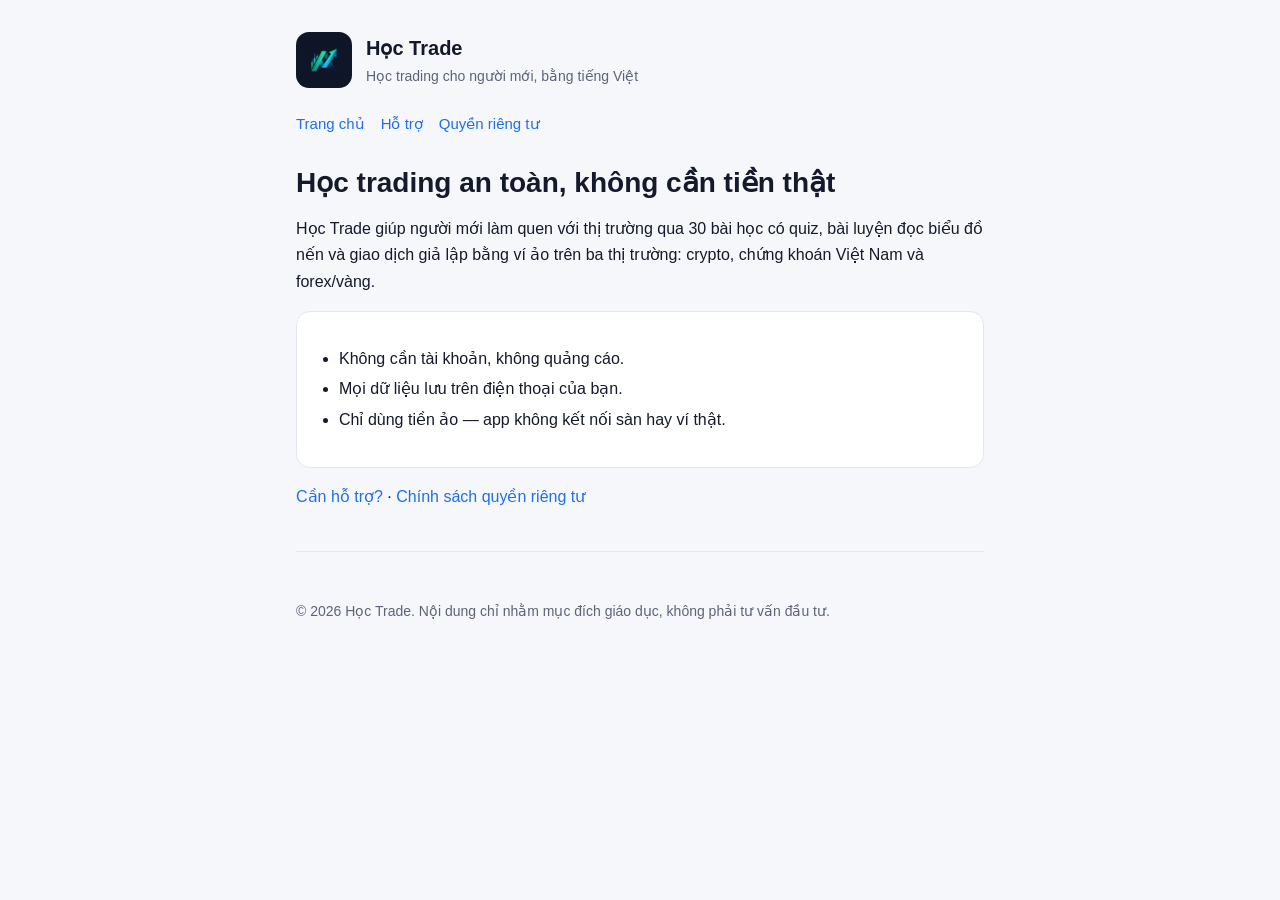
<file: index.html>
<!doctype html>
<html lang="vi">
<head>
  <meta charset="utf-8">
  <meta name="viewport" content="width=device-width, initial-scale=1">
  <title>Học Trade</title>
  <meta name="description" content="Học Trade — app học trading cho người mới bằng tiếng Việt.">
  <link rel="icon" href="icon.png">
  <link rel="stylesheet" href="style.css">
</head>
<body>
<main>
  <header>
    <img src="icon.png" alt="">
    <div><div class="name">Học Trade</div><div class="tag">Học trading cho người mới, bằng tiếng Việt</div></div>
  </header>
  <nav><a href="./">Trang chủ</a><a href="support.html">Hỗ trợ</a><a href="privacy.html">Quyền riêng tư</a></nav>

  <h1>Học trading an toàn, không cần tiền thật</h1>
  <p>Học Trade giúp người mới làm quen với thị trường qua 30 bài học có quiz, bài luyện đọc biểu đồ nến và giao dịch giả lập bằng ví ảo trên ba thị trường: crypto, chứng khoán Việt Nam và forex/vàng.</p>
  <div class="card">
    <ul>
      <li>Không cần tài khoản, không quảng cáo.</li>
      <li>Mọi dữ liệu lưu trên điện thoại của bạn.</li>
      <li>Chỉ dùng tiền ảo — app không kết nối sàn hay ví thật.</li>
    </ul>
  </div>
  <p><a href="support.html">Cần hỗ trợ?</a> · <a href="privacy.html">Chính sách quyền riêng tư</a></p>

  <hr>
  <footer>© 2026 Học Trade. Nội dung chỉ nhằm mục đích giáo dục, không phải tư vấn đầu tư.</footer>
</main>
</body>
</html>
</file>
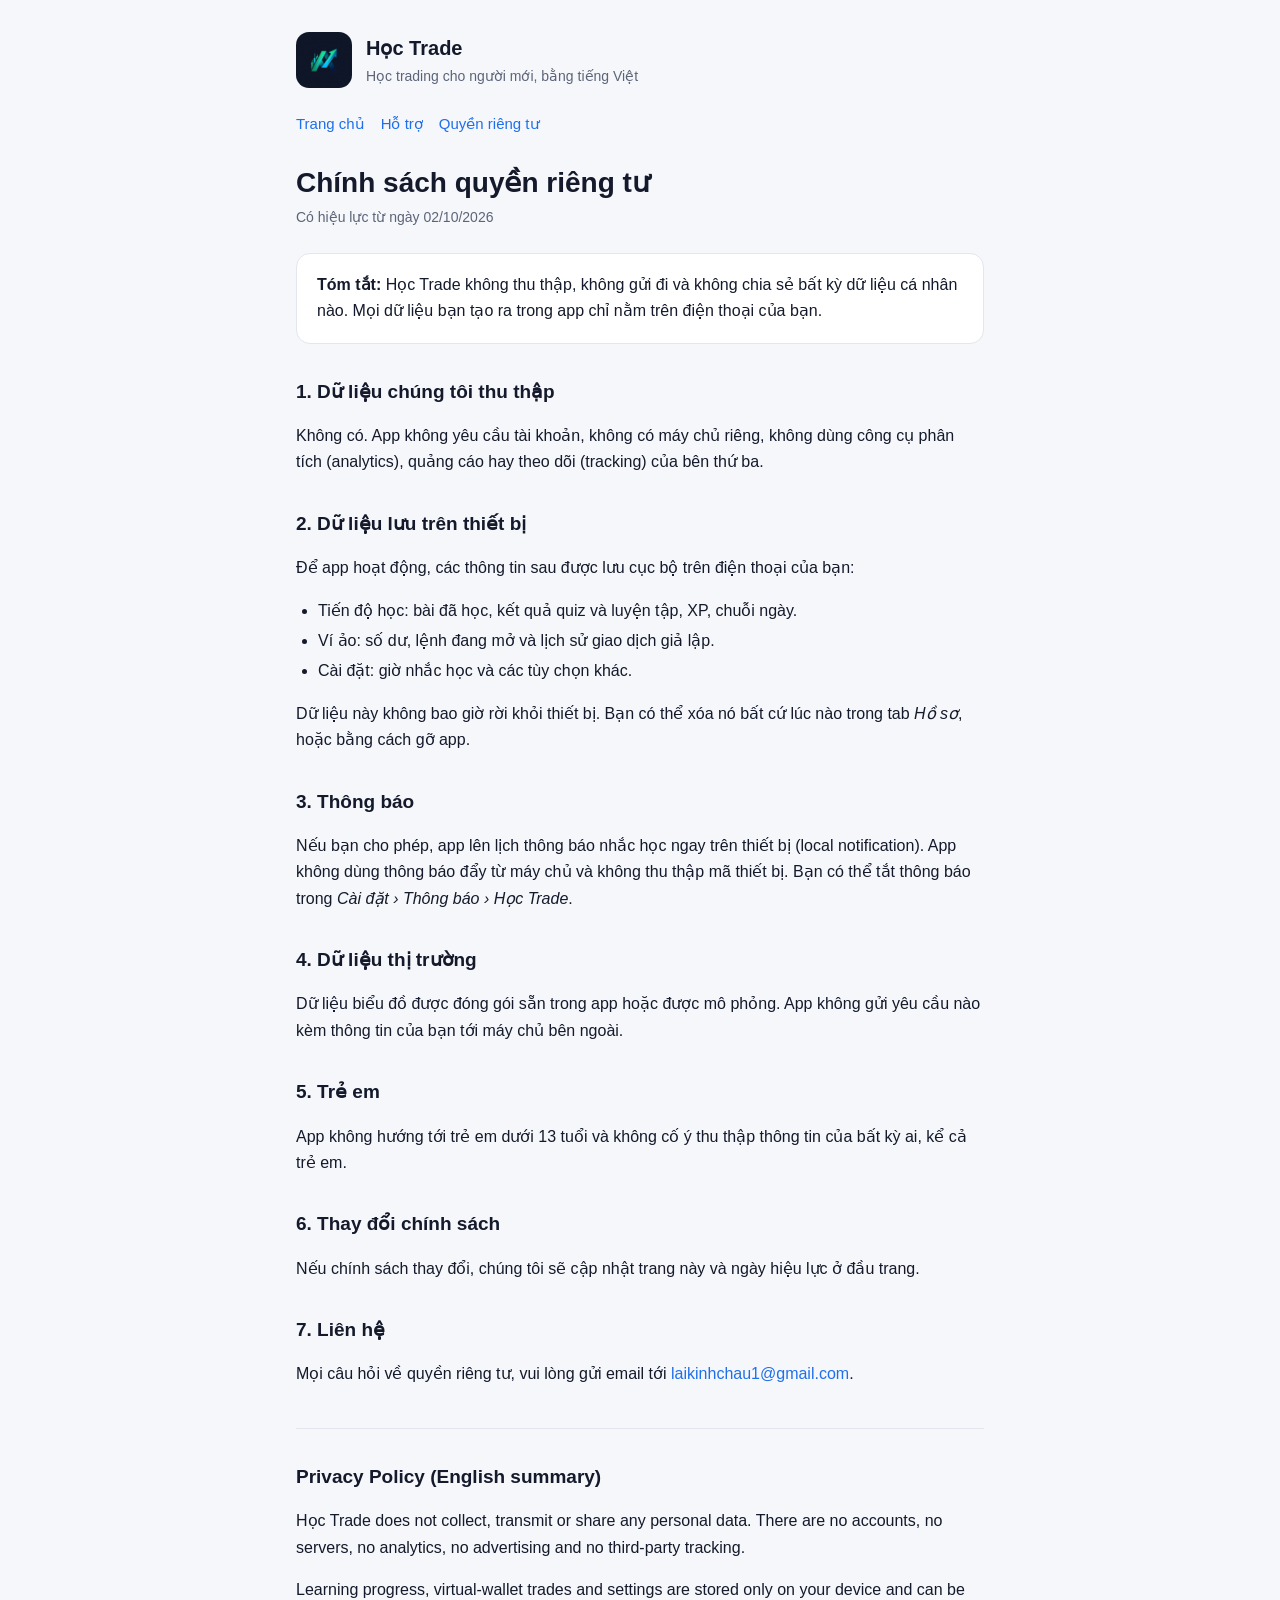
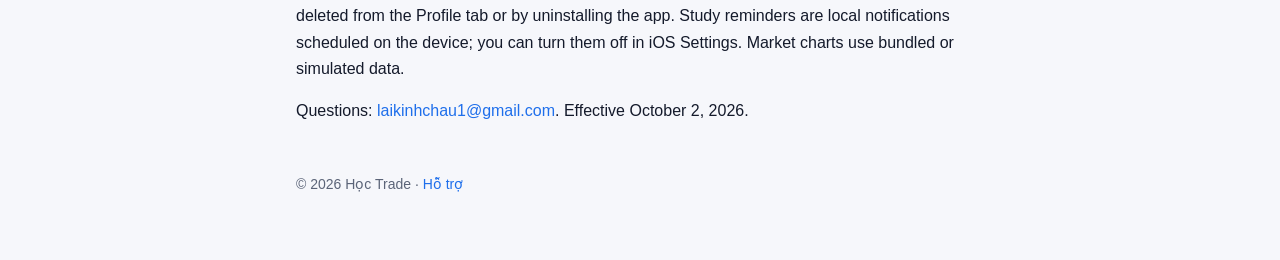
<file: privacy.html>
<!doctype html>
<html lang="vi">
<head>
  <meta charset="utf-8">
  <meta name="viewport" content="width=device-width, initial-scale=1">
  <title>Quyền riêng tư — Học Trade</title>
  <meta name="description" content="Chính sách quyền riêng tư của app Học Trade.">
  <link rel="icon" href="icon.png">
  <link rel="stylesheet" href="style.css">
</head>
<body>
<main>
  <header>
    <img src="icon.png" alt="">
    <div><div class="name">Học Trade</div><div class="tag">Học trading cho người mới, bằng tiếng Việt</div></div>
  </header>
  <nav><a href="./">Trang chủ</a><a href="support.html">Hỗ trợ</a><a href="privacy.html">Quyền riêng tư</a></nav>

  <h1>Chính sách quyền riêng tư</h1>
  <p class="updated">Có hiệu lực từ ngày 02/10/2026</p>

  <div class="card">
    <strong>Tóm tắt:</strong> Học Trade không thu thập, không gửi đi và không chia sẻ bất kỳ dữ liệu cá nhân nào. Mọi dữ liệu bạn tạo ra trong app chỉ nằm trên điện thoại của bạn.
  </div>

  <h2>1. Dữ liệu chúng tôi thu thập</h2>
  <p>Không có. App không yêu cầu tài khoản, không có máy chủ riêng, không dùng công cụ phân tích (analytics), quảng cáo hay theo dõi (tracking) của bên thứ ba.</p>

  <h2>2. Dữ liệu lưu trên thiết bị</h2>
  <p>Để app hoạt động, các thông tin sau được lưu cục bộ trên điện thoại của bạn:</p>
  <ul>
    <li>Tiến độ học: bài đã học, kết quả quiz và luyện tập, XP, chuỗi ngày.</li>
    <li>Ví ảo: số dư, lệnh đang mở và lịch sử giao dịch giả lập.</li>
    <li>Cài đặt: giờ nhắc học và các tùy chọn khác.</li>
  </ul>
  <p>Dữ liệu này không bao giờ rời khỏi thiết bị. Bạn có thể xóa nó bất cứ lúc nào trong tab <em>Hồ sơ</em>, hoặc bằng cách gỡ app.</p>

  <h2>3. Thông báo</h2>
  <p>Nếu bạn cho phép, app lên lịch thông báo nhắc học ngay trên thiết bị (local notification). App không dùng thông báo đẩy từ máy chủ và không thu thập mã thiết bị. Bạn có thể tắt thông báo trong <em>Cài đặt › Thông báo › Học Trade</em>.</p>

  <h2>4. Dữ liệu thị trường</h2>
  <p>Dữ liệu biểu đồ được đóng gói sẵn trong app hoặc được mô phỏng. App không gửi yêu cầu nào kèm thông tin của bạn tới máy chủ bên ngoài.</p>

  <h2>5. Trẻ em</h2>
  <p>App không hướng tới trẻ em dưới 13 tuổi và không cố ý thu thập thông tin của bất kỳ ai, kể cả trẻ em.</p>

  <h2>6. Thay đổi chính sách</h2>
  <p>Nếu chính sách thay đổi, chúng tôi sẽ cập nhật trang này và ngày hiệu lực ở đầu trang.</p>

  <h2>7. Liên hệ</h2>
  <p>Mọi câu hỏi về quyền riêng tư, vui lòng gửi email tới <a href="mailto:laikinhchau1@gmail.com">laikinhchau1@gmail.com</a>.</p>

  <hr>
  <h2 lang="en">Privacy Policy (English summary)</h2>
  <div lang="en">
    <p>Học Trade does not collect, transmit or share any personal data. There are no accounts, no servers, no analytics, no advertising and no third-party tracking.</p>
    <p>Learning progress, virtual-wallet trades and settings are stored only on your device and can be deleted from the Profile tab or by uninstalling the app. Study reminders are local notifications scheduled on the device; you can turn them off in iOS Settings. Market charts use bundled or simulated data.</p>
    <p>Questions: <a href="mailto:laikinhchau1@gmail.com">laikinhchau1@gmail.com</a>. Effective October 2, 2026.</p>
  </div>

  <footer>© 2026 Học Trade · <a href="support.html">Hỗ trợ</a></footer>
</main>
</body>
</html>
</file>
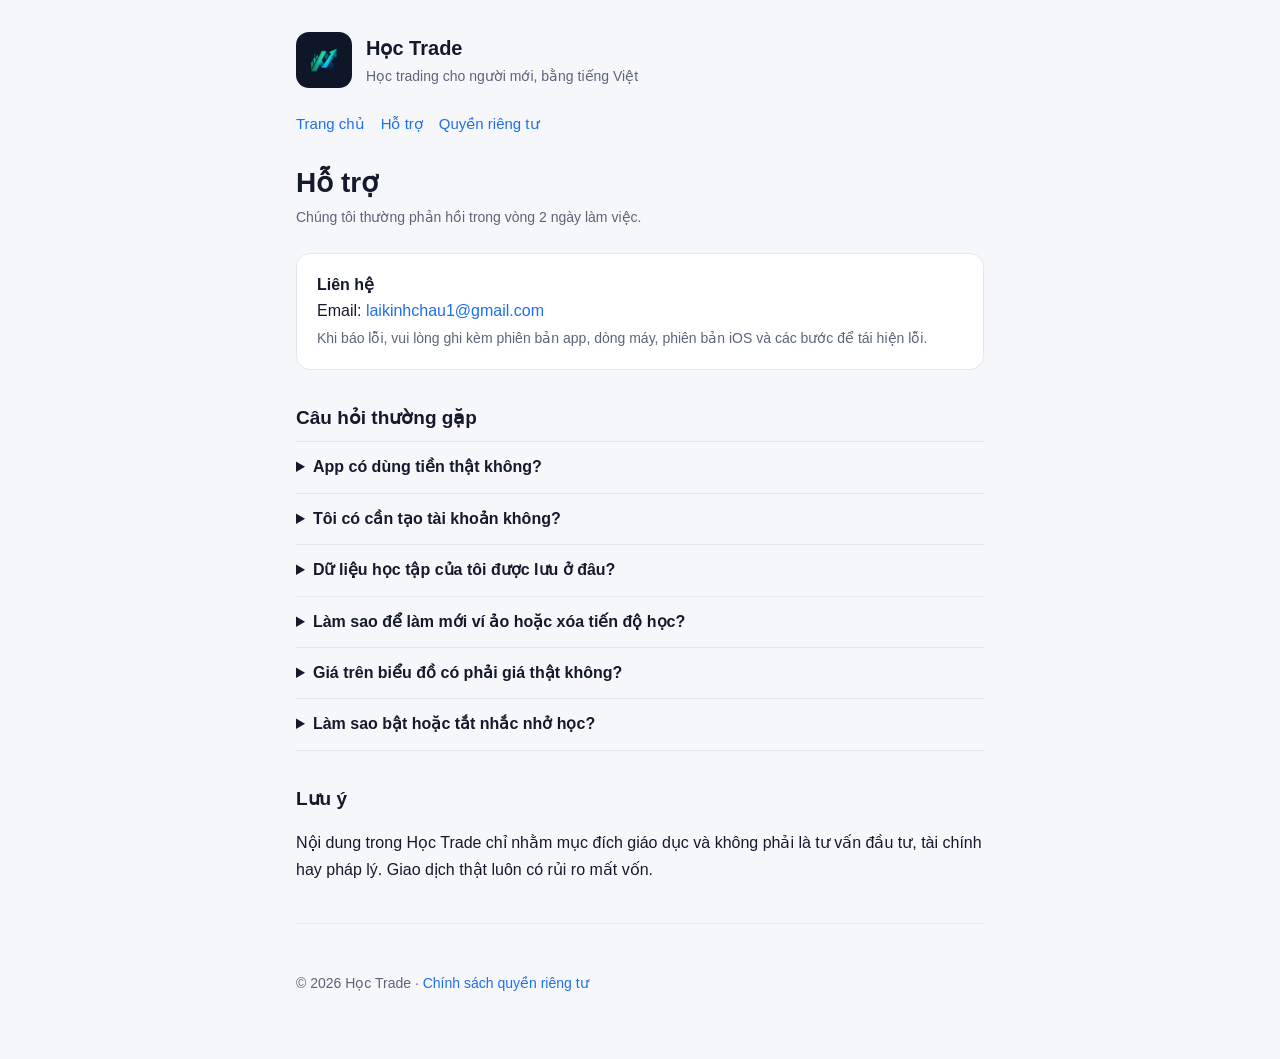
<file: support.html>
<!doctype html>
<html lang="vi">
<head>
  <meta charset="utf-8">
  <meta name="viewport" content="width=device-width, initial-scale=1">
  <title>Hỗ trợ — Học Trade</title>
  <meta name="description" content="Trang hỗ trợ của app Học Trade.">
  <link rel="icon" href="icon.png">
  <link rel="stylesheet" href="style.css">
</head>
<body>
<main>
  <header>
    <img src="icon.png" alt="">
    <div><div class="name">Học Trade</div><div class="tag">Học trading cho người mới, bằng tiếng Việt</div></div>
  </header>
  <nav><a href="./">Trang chủ</a><a href="support.html">Hỗ trợ</a><a href="privacy.html">Quyền riêng tư</a></nav>

  <h1>Hỗ trợ</h1>
  <p class="updated">Chúng tôi thường phản hồi trong vòng 2 ngày làm việc.</p>

  <div class="card">
    <strong>Liên hệ</strong><br>
    Email: <a href="mailto:laikinhchau1@gmail.com?subject=H%E1%BB%97%20tr%E1%BB%A3%20H%E1%BB%8Dc%20Trade">laikinhchau1@gmail.com</a><br>
    <span style="color:var(--muted);font-size:14px">Khi báo lỗi, vui lòng ghi kèm phiên bản app, dòng máy, phiên bản iOS và các bước để tái hiện lỗi.</span>
  </div>

  <h2>Câu hỏi thường gặp</h2>
  <details>
    <summary>App có dùng tiền thật không?</summary>
    <p>Không. Mọi giao dịch trong app đều dùng ví ảo. App không kết nối với sàn giao dịch, ngân hàng hay ví tiền thật nào.</p>
  </details>
  <details>
    <summary>Tôi có cần tạo tài khoản không?</summary>
    <p>Không. App hoạt động hoàn toàn không cần đăng ký hay đăng nhập.</p>
  </details>
  <details>
    <summary>Dữ liệu học tập của tôi được lưu ở đâu?</summary>
    <p>Tiến độ học, XP, chuỗi ngày và lịch sử lệnh được lưu trên điện thoại của bạn. Nếu xóa app, dữ liệu này sẽ mất và không thể khôi phục.</p>
  </details>
  <details>
    <summary>Làm sao để làm mới ví ảo hoặc xóa tiến độ học?</summary>
    <p>Vào tab <em>Hồ sơ</em>, chọn <em>Làm mới ví ảo</em> của thị trường tương ứng, hoặc <em>Xóa tiến độ học</em>. Thao tác xóa tiến độ không thể hoàn tác.</p>
  </details>
  <details>
    <summary>Giá trên biểu đồ có phải giá thật không?</summary>
    <p>Biểu đồ dùng dữ liệu lịch sử hoặc dữ liệu mô phỏng để phục vụ việc học. Giá không cập nhật theo thời gian thực và không nên dùng để ra quyết định đầu tư.</p>
  </details>
  <details>
    <summary>Làm sao bật hoặc tắt nhắc nhở học?</summary>
    <p>Bạn có thể đổi giờ nhắc trong app, hoặc tắt hẳn thông báo trong <em>Cài đặt › Thông báo › Học Trade</em> trên iPhone.</p>
  </details>

  <h2>Lưu ý</h2>
  <p>Nội dung trong Học Trade chỉ nhằm mục đích giáo dục và không phải là tư vấn đầu tư, tài chính hay pháp lý. Giao dịch thật luôn có rủi ro mất vốn.</p>

  <hr>
  <footer>© 2026 Học Trade · <a href="privacy.html">Chính sách quyền riêng tư</a></footer>
</main>
</body>
</html>
</file>
<file: style.css>
:root {
  --bg: #f6f7fb;
  --card: #ffffff;
  --text: #141a2b;
  --muted: #5b6478;
  --border: #e3e6ee;
  --accent: #1f6feb;
}
@media (prefers-color-scheme: dark) {
  :root {
    --bg: #0f1628;
    --card: #172036;
    --text: #e8ecf5;
    --muted: #9aa4ba;
    --border: #26314d;
    --accent: #5b9dff;
  }
}
* { box-sizing: border-box; }
body {
  margin: 0;
  background: var(--bg);
  color: var(--text);
  font: 16px/1.65 -apple-system, BlinkMacSystemFont, "Segoe UI", Roboto, "Helvetica Neue", Arial, sans-serif;
}
main { max-width: 720px; margin: 0 auto; padding: 32px 16px 64px; }
header { display: flex; align-items: center; gap: 14px; margin-bottom: 24px; }
header img { width: 56px; height: 56px; border-radius: 13px; }
header .name { font-weight: 700; font-size: 20px; }
header .tag { color: var(--muted); font-size: 14px; }
nav { display: flex; gap: 16px; margin-bottom: 28px; font-size: 15px; }
a { color: var(--accent); text-decoration: none; }
a:hover { text-decoration: underline; }
h1 { font-size: 28px; line-height: 1.25; margin: 0 0 6px; }
h2 { font-size: 19px; margin: 32px 0 8px; }
.updated { color: var(--muted); font-size: 14px; margin: 0 0 24px; }
.card {
  background: var(--card);
  border: 1px solid var(--border);
  border-radius: 14px;
  padding: 18px 20px;
  margin: 16px 0;
}
ul { padding-left: 22px; }
li { margin: 4px 0; }
details { border-top: 1px solid var(--border); padding: 12px 0; }
details:last-of-type { border-bottom: 1px solid var(--border); }
summary { cursor: pointer; font-weight: 600; }
details p { margin: 8px 0 0; color: var(--muted); }
footer { margin-top: 48px; color: var(--muted); font-size: 14px; }
hr { border: 0; border-top: 1px solid var(--border); margin: 40px 0 0; }
</file>
